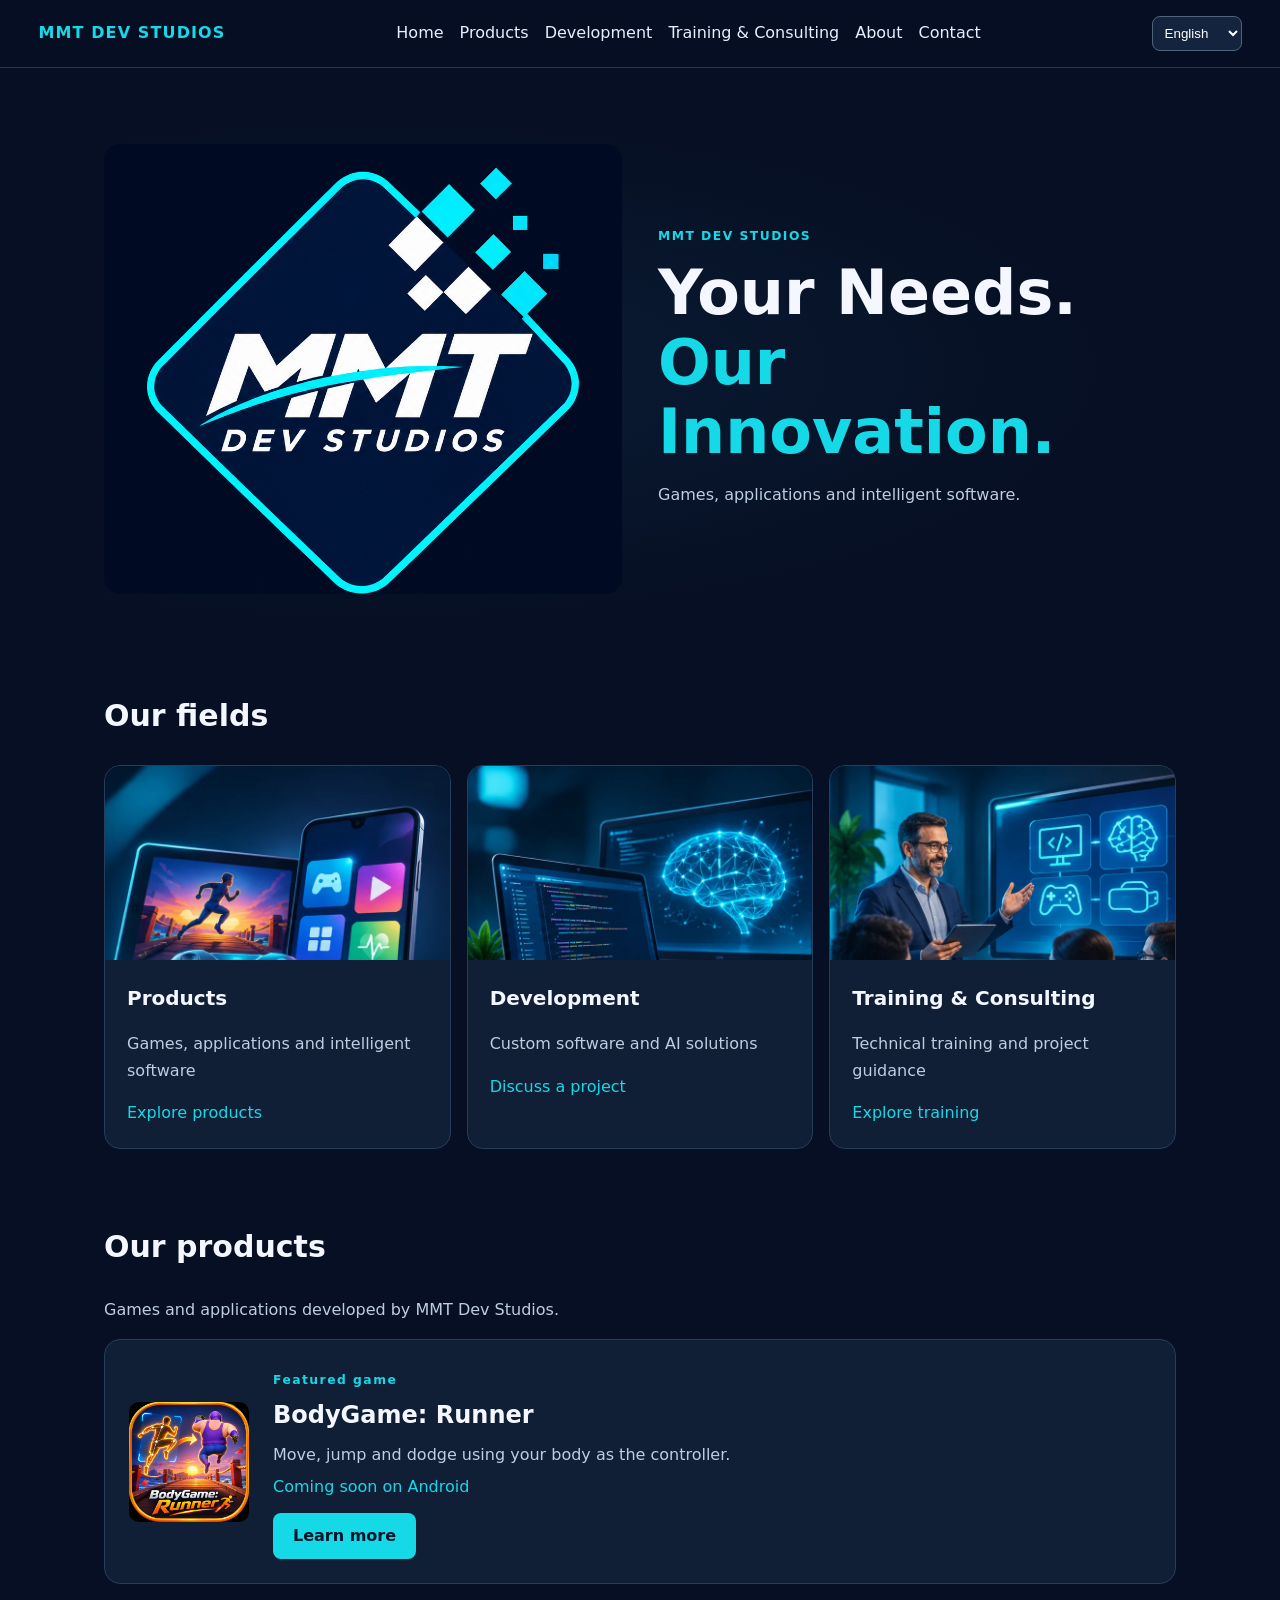
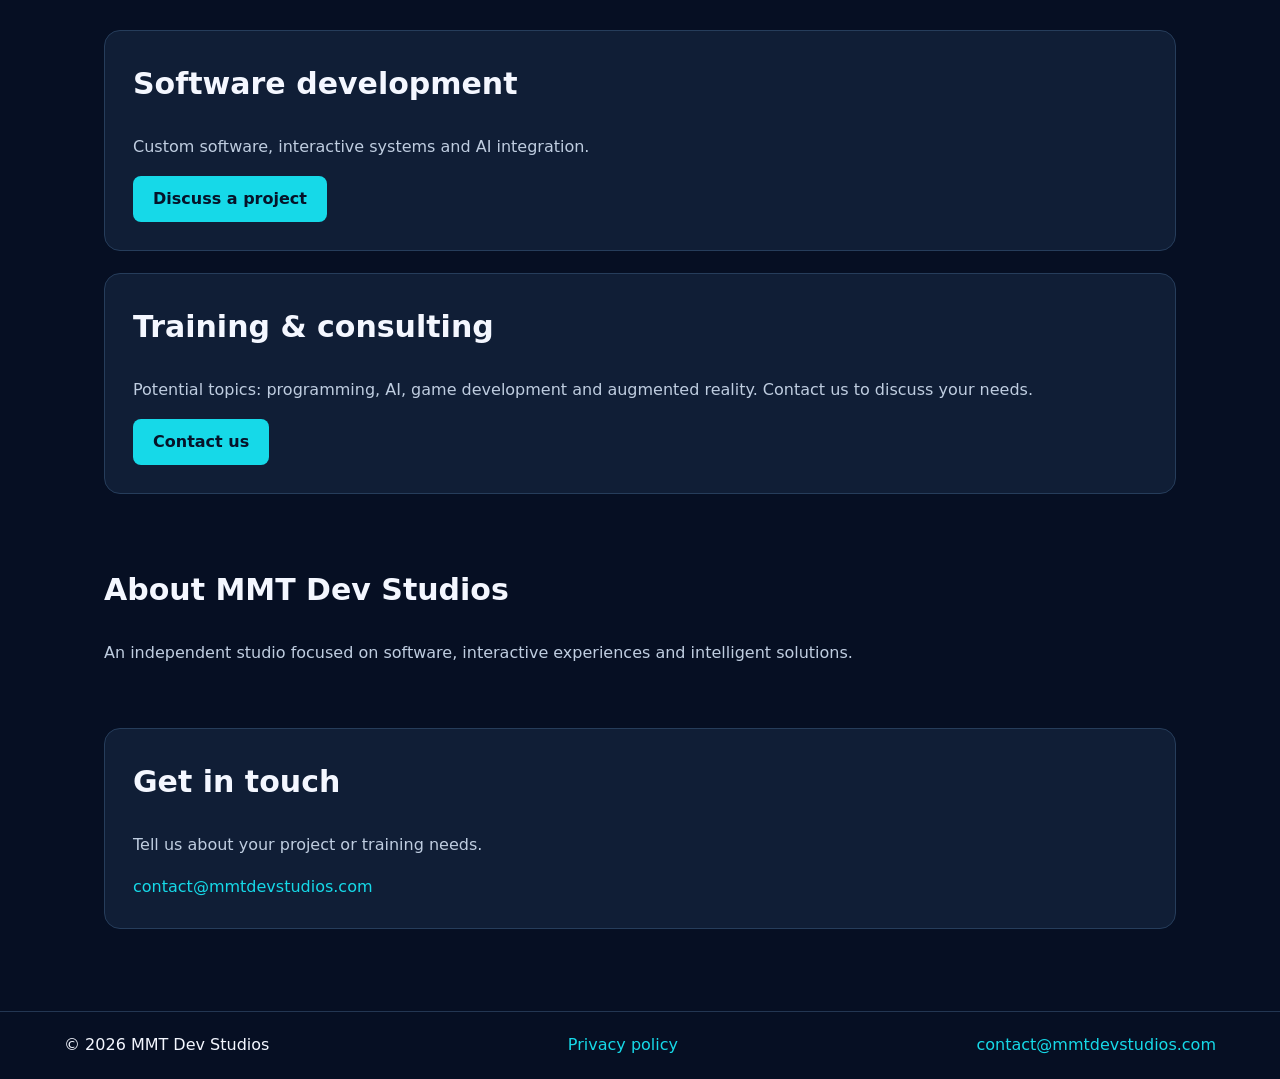
<file: index.html>
<!doctype html><html lang="en"><head><meta charset="utf-8"><meta name="viewport" content="width=device-width,initial-scale=1"><title>MMT Dev Studios</title><link rel="stylesheet" href="css/style.css"></head><body><header><a href="index.html"><strong class="brand">MMT DEV STUDIOS</strong></a><nav><a href="index.html#home" data-t="0"></a><a href="index.html#products" data-t="31"></a><a href="index.html#development" data-t="32"></a><a href="index.html#training" data-t="33"></a><a href="index.html#about" data-t="34"></a><a href="index.html#contact" data-t="5"></a></nav><select id="language" aria-label="Language"><option value="en">English</option><option value="fr">Français</option><option value="es">Español</option><option value="it">Italiano</option><option value="ar">العربية</option></select></header><main><section class="hero" id="home"><img src="assets/logo/logo.png" alt="MMT Dev Studios"><div><p class="eyebrow">MMT DEV STUDIOS</p><h1 lang="en" dir="ltr">Your Needs.<br><span class="accent">Our Innovation.</span></h1><p data-t="8"></p></div></section><section><h2 data-t="9"></h2><div class="cards"><a class="card activity" href="#products"><div class="art"><img src="assets/domains/products.webp" alt="" width="690" height="704"></div><div class="cardbody"><h3 data-t="31"></h3><p data-t="35"></p><span class="accent" data-t="38"></span></div></a><a class="card activity" href="#development"><div class="art"><img src="assets/domains/development.webp" alt="" width="690" height="704"></div><div class="cardbody"><h3 data-t="32"></h3><p data-t="36"></p><span class="accent" data-t="39"></span></div></a><a class="card activity" href="#training"><div class="art"><img src="assets/domains/training.webp" alt="" width="690" height="704"></div><div class="cardbody"><h3 data-t="33"></h3><p data-t="37"></p><span class="accent" data-t="40"></span></div></a></div></section><section id="products"><h2 data-t="41"></h2><p data-t="42"></p><article class="card featured"><img src="assets/games/runner.webp" alt="BodyGame: Runner — promotional artwork"><div><p class="eyebrow" data-t="13"></p><h2 data-t="14"></h2><p data-t="15"></p><p class="accent" data-t="16"></p><a class="button" href="games/bodygame-runner.html" data-t="17"></a></div></article></section><section id="development" class="panel"><h2 data-t="43"></h2><p data-t="44"></p><a class="button" href="#contact" data-t="39"></a></section><section id="training" class="panel"><h2 data-t="45"></h2><p data-t="46"></p><a class="button" href="#contact" data-t="20"></a></section><section id="about"><h2 data-t="47"></h2><p data-t="48"></p></section><section id="contact" class="panel"><h2 data-t="49"></h2><p data-t="50"></p><a href="mailto:contact@mmtdevstudios.com" dir="ltr">contact@mmtdevstudios.com</a></section></main><footer><span>© 2026 MMT Dev Studios</span><a href="privacy/bodygame-runner.html" data-t="21"></a><a href="mailto:contact@mmtdevstudios.com">contact@mmtdevstudios.com</a></footer><script src="js/translations.js"></script><script src="js/main.js"></script></body></html>
</file>
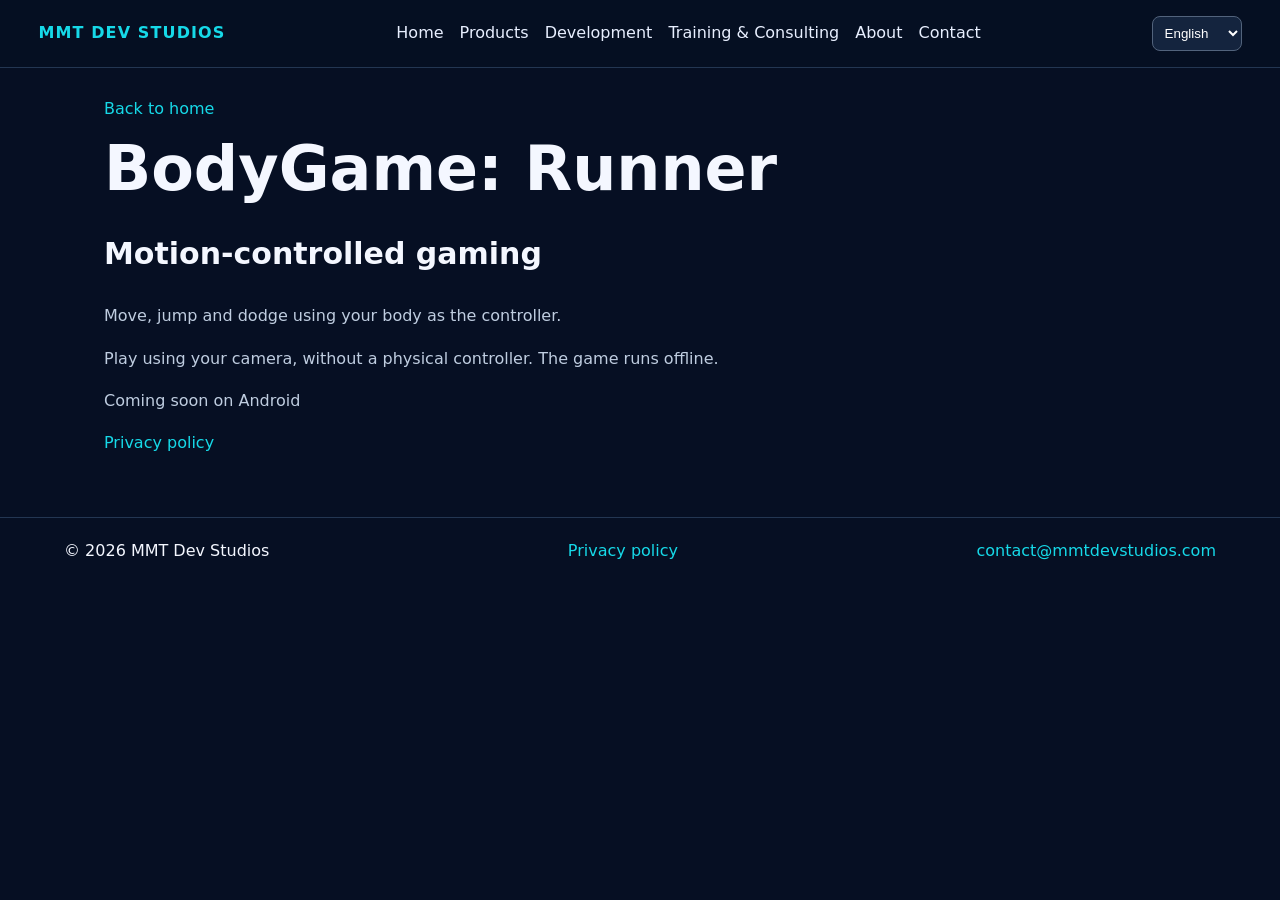
<file: games/bodygame-runner.html>
<!doctype html><html lang="en"><head><meta charset="utf-8"><meta name="viewport" content="width=device-width,initial-scale=1"><title>BodyGame: Runner | MMT Dev Studios</title><link rel="stylesheet" href="../css/style.css"></head><body><header><a href="../index.html"><strong class="brand">MMT DEV STUDIOS</strong></a><nav><a href="../index.html#home" data-t="0"></a><a href="../index.html#products" data-t="31"></a><a href="../index.html#development" data-t="32"></a><a href="../index.html#training" data-t="33"></a><a href="../index.html#about" data-t="34"></a><a href="../index.html#contact" data-t="5"></a></nav><select id="language" aria-label="Language"><option value="en">English</option><option value="fr">Français</option><option value="es">Español</option><option value="it">Italiano</option><option value="ar">العربية</option></select></header><main><a href="../index.html" data-t="22"></a><h1>BodyGame: Runner</h1><h2 data-t="23"></h2><p data-t="15"></p><p data-t="24"></p><p data-t="16"></p><a href="../privacy/bodygame-runner.html" data-t="21"></a></main><footer><span>© 2026 MMT Dev Studios</span><a href="../privacy/bodygame-runner.html" data-t="21"></a><a href="mailto:contact@mmtdevstudios.com">contact@mmtdevstudios.com</a></footer><script src="../js/translations.js"></script><script src="../js/main.js"></script></body></html>
</file>
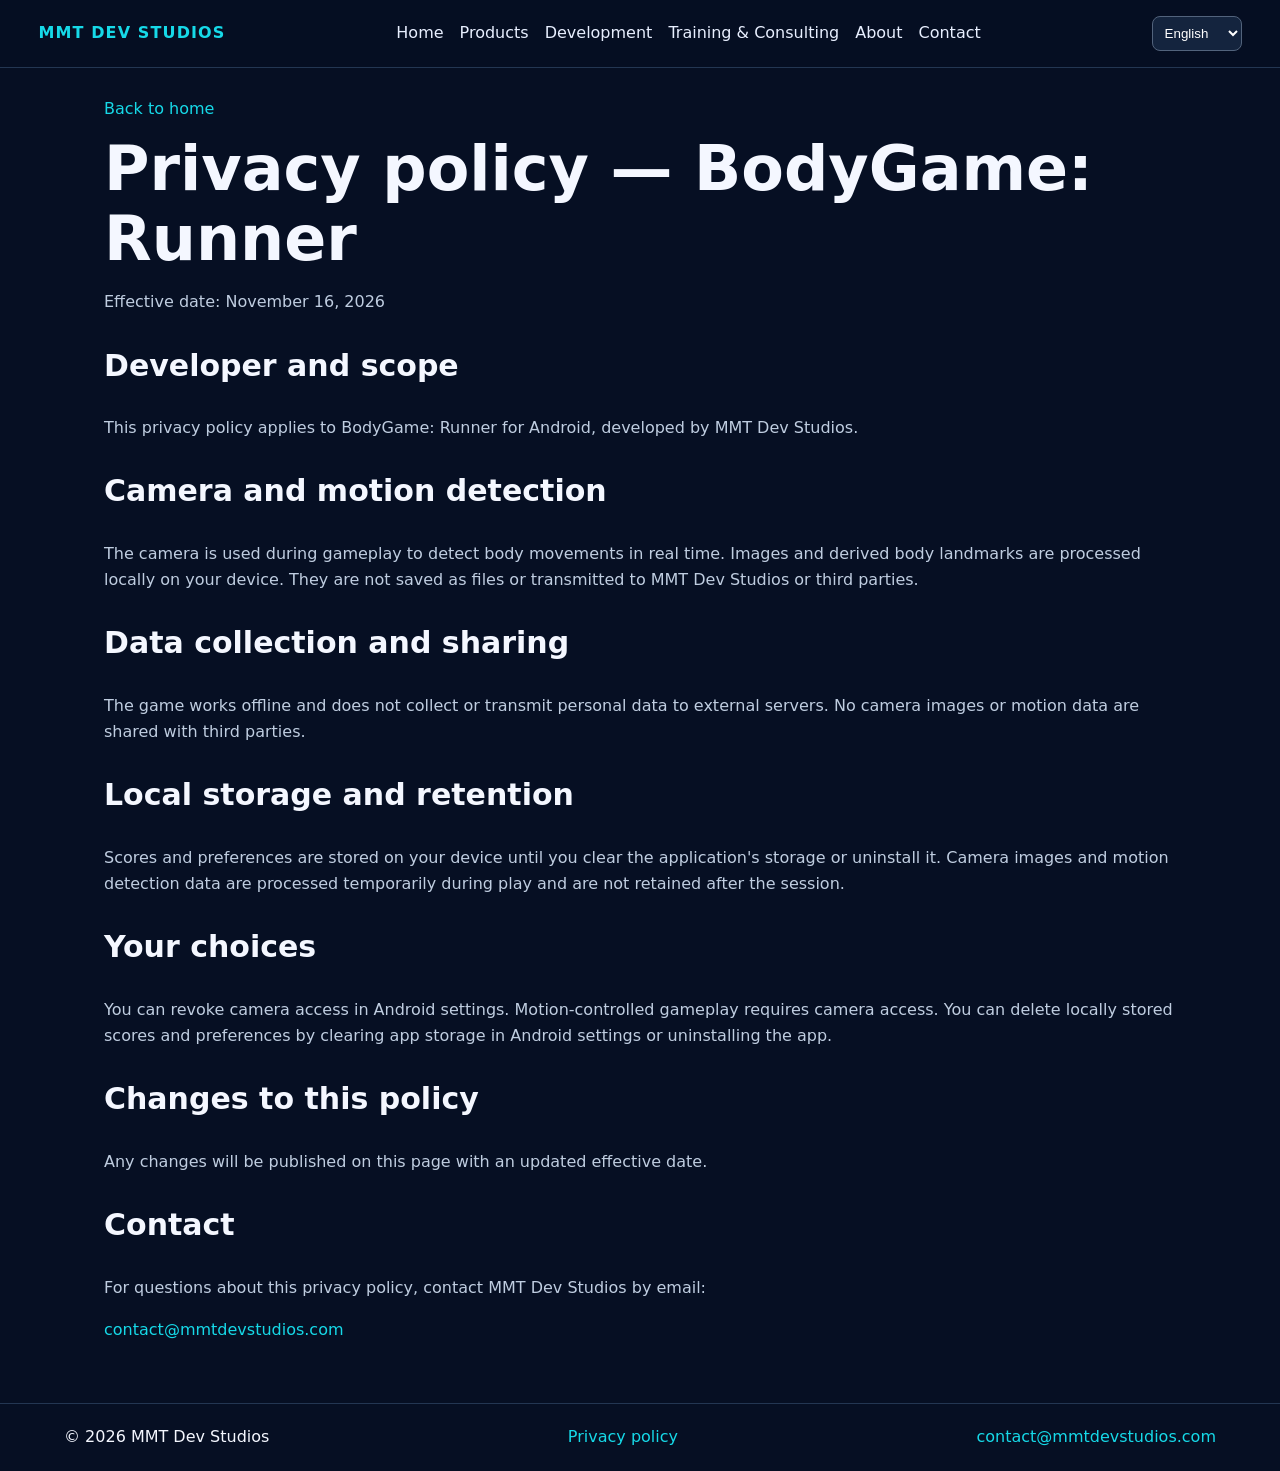
<file: privacy/bodygame-runner.html>
<!doctype html><html lang="en"><head><meta charset="utf-8"><meta name="viewport" content="width=device-width,initial-scale=1"><title>Privacy | BodyGame: Runner</title><link rel="stylesheet" href="../css/style.css"></head><body><header><a href="../index.html"><strong class="brand">MMT DEV STUDIOS</strong></a><nav><a href="../index.html#home" data-t="0"></a><a href="../index.html#products" data-t="31"></a><a href="../index.html#development" data-t="32"></a><a href="../index.html#training" data-t="33"></a><a href="../index.html#about" data-t="34"></a><a href="../index.html#contact" data-t="5"></a></nav><select id="language" aria-label="Language"><option value="en">English</option><option value="fr">Français</option><option value="es">Español</option><option value="it">Italiano</option><option value="ar">العربية</option></select></header><main><a href="../index.html" data-t="22"></a><h1 data-t="25">Privacy policy — BodyGame: Runner</h1><p data-t="51">Effective date: November 16, 2026</p><h2 data-t="52">Developer and scope</h2><p data-t="53">This privacy policy applies to BodyGame: Runner for Android, developed by MMT Dev Studios.</p><h2 data-t="54">Camera and motion detection</h2><p data-t="55">The camera is used during gameplay to detect body movements in real time. Images and derived body landmarks are processed locally on your device. They are not saved as files or transmitted to MMT Dev Studios or third parties.</p><h2 data-t="56">Data collection and sharing</h2><p data-t="57">The game works offline and does not collect or transmit personal data to external servers. No camera images or motion data are shared with third parties.</p><h2 data-t="58">Local storage and retention</h2><p data-t="59">Scores and preferences are stored on your device until you clear the application&#x27;s storage or uninstall it. Camera images and motion detection data are processed temporarily during play and are not retained after the session.</p><h2 data-t="60">Your choices</h2><p data-t="61">You can revoke camera access in Android settings. Motion-controlled gameplay requires camera access. You can delete locally stored scores and preferences by clearing app storage in Android settings or uninstalling the app.</p><h2 data-t="62">Changes to this policy</h2><p data-t="63">Any changes will be published on this page with an updated effective date.</p><h2 data-t="64">Contact</h2><p data-t="65">For questions about this privacy policy, contact MMT Dev Studios by email:</p><a href="mailto:contact@mmtdevstudios.com">contact@mmtdevstudios.com</a></main><footer><span>© 2026 MMT Dev Studios</span><a href="../privacy/bodygame-runner.html" data-t="21"></a><a href="mailto:contact@mmtdevstudios.com">contact@mmtdevstudios.com</a></footer><script src="../js/translations.js"></script><script src="../js/main.js"></script></body></html>
</file>
<file: css/style.css>
*{box-sizing:border-box}html{scroll-behavior:smooth}body{margin:0;background:#060f23;color:#f4f7ff;font:16px/1.65 system-ui,sans-serif}a{color:#16d9e8;text-decoration:none}a:hover{text-decoration:underline}header,footer{padding:20px max(5vw,20px);border-bottom:1px solid #233652;display:flex;align-items:center;justify-content:space-between;gap:18px;flex-wrap:wrap}nav{display:flex;gap:16px;flex-wrap:wrap}nav a{color:#e8efff}select{background:#14243e;color:white;border:1px solid #52637c;border-radius:8px;padding:8px}main{max-width:1120px;margin:auto;padding:28px 24px 60px}.hero{display:grid;grid-template-columns:1fr 1fr;align-items:center;gap:36px;padding:40px 0}.hero img{width:100%;border-radius:16px}h1{font-size:clamp(32px,5vw,62px);line-height:1.12;margin:12px 0}h2{font-size:30px}p{color:#bfcde0}.accent{color:#16d9e8}.cards{display:grid;grid-template-columns:repeat(3,1fr);gap:16px}.card{background:#101e36;border:1px solid #263d5b;border-radius:16px;padding:24px}.symbol{font-size:32px;color:#16d9e8}.button{display:inline-block;background:#16d9e8;color:#061329;padding:10px 20px;border-radius:8px;font-weight:700}section{padding:24px 0}footer{border-top:1px solid #233652;border-bottom:0} @media(max-width:720px){.hero,.cards{grid-template-columns:1fr}.hero{gap:12px}header{align-items:flex-start}nav{font-size:14px}}

header{position:sticky;top:0;z-index:5;background:#060f23f5;padding:16px max(3vw,16px)}.brand{letter-spacing:.07em}section[id]{scroll-margin-top:120px}.hero{background:radial-gradient(ellipse at 25% 50%,#12335466,transparent 66%);padding:48px 0}.eyebrow{color:#16d9e8;font-size:.77rem;font-weight:700;letter-spacing:.12em}.activity{padding:0;overflow:hidden;color:inherit;display:block;transition:transform .18s,border-color .18s}.activity:hover,.activity:focus-visible{transform:translateY(-4px);border-color:#16d9e8;text-decoration:none}.art{height:150px;display:grid;place-items:center;color:#16d9e8;background:radial-gradient(ellipse,#16435d,#0b172c 75%)}.art svg{width:100px;height:100px}.cardbody{padding:22px}.cardbody h3{margin:0;font-size:1.25rem}.featured{display:grid;grid-template-columns:minmax(0,1fr) minmax(0,1fr);gap:28px;align-items:center}.featured img{width:100%;max-height:340px;object-fit:cover;border-radius:12px}.panel{padding:28px;margin-block:22px;border:1px solid #263d5b;border-radius:16px;background:#101e36}.panel h2{margin-top:0}a:focus-visible,select:focus-visible{outline:2px solid cyan;outline-offset:4px}@media(max-width:950px){header{position:static}section[id]{scroll-margin-top:12px}}@media(max-width:720px){.featured{grid-template-columns:1fr}.hero{padding:20px 0}.panel{padding:20px}}@media(prefers-reduced-motion:reduce){html{scroll-behavior:auto}.activity{transition:none}}
/* V3: illustrated domains and compact product cards */
.art{height:auto;aspect-ratio:16/9;overflow:hidden}.art img{display:block;width:100%;height:100%;object-fit:cover;object-position:center}.featured{grid-template-columns:120px minmax(0,1fr);gap:24px}.featured img{width:120px;height:120px;max-width:100%;object-fit:contain;border-radius:10px}.featured h2{margin:4px 0;font-size:1.5rem}.featured p{margin:6px 0}.featured .button{margin-top:6px}@media(max-width:480px){.featured{grid-template-columns:1fr;gap:12px}.featured img{justify-self:start}}
</file>
